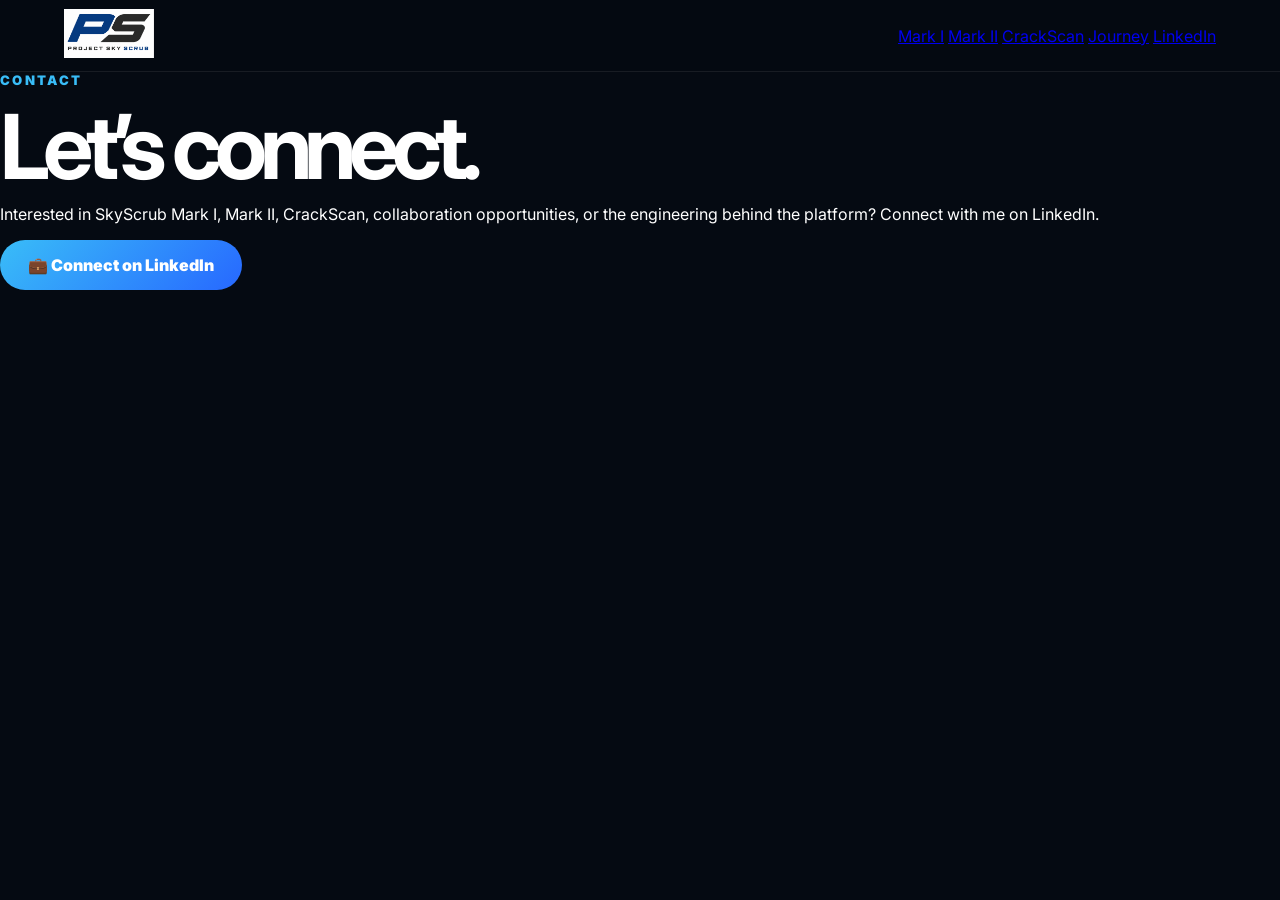
<file: contact - Copy.html>
<!DOCTYPE html>
<html lang="en">
<head>
  <meta charset="UTF-8" />
  <meta name="viewport" content="width=device-width, initial-scale=1.0" />
  <title>Contact | Project SkyScrub</title>
  <link rel="stylesheet" href="style.css" />
</head>
<body>
  <nav class="nav">
    <a class="brand" href="index.html"><img src="media/ps-logo.png" alt="Project SkyScrub logo"></a>
    <div class="nav-links">
      <a href="index.html#mark1">Mark I</a>
      <a href="index.html#mark2">Mark II</a>
      <a href="index.html#crackscan">CrackScan</a>
      <a href="index.html#journey">Journey</a>
      <a class="nav-cta" href="https://www.linkedin.com/in/kaiser-manolidis-7972b82b2/" target="_blank">LinkedIn</a>
    </div>
  </nav>

  <main class="contact-page">
    <section class="contact-card reveal">
      <p class="eyebrow">Contact</p>
      <h1>Let’s connect.</h1>
      <p>
        Interested in SkyScrub Mark I, Mark II, CrackScan, collaboration opportunities,
        or the engineering behind the platform? Connect with me on LinkedIn.
      </p>
      <a class="btn primary" href="https://www.linkedin.com/in/kaiser-manolidis-7972b82b2/" target="_blank" rel="noopener noreferrer">💼 Connect on LinkedIn</a>
    </section>
  </main>

  <script src="script.js"></script>
</body>
</html>
</file>
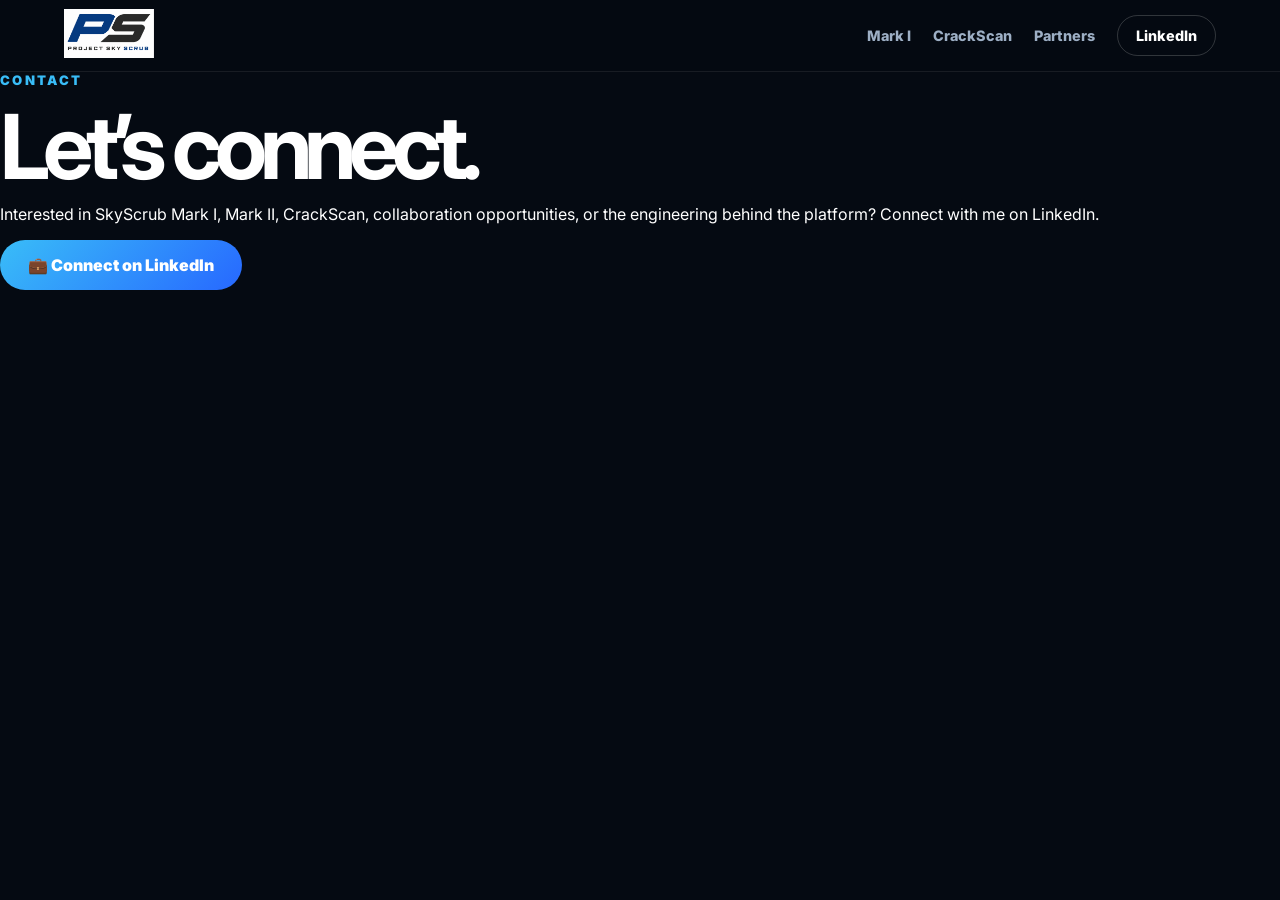
<file: contact.html>
<!DOCTYPE html>
<html lang="en">
<head>
  <meta charset="UTF-8">
  <meta name="viewport" content="width=device-width, initial-scale=1.0">
  <title>Contact | Project SkyScrub</title>
  <link rel="stylesheet" href="style.css">
</head>
<body>
<nav class="nav">
  <a href="index.html" class="brand"><img src="media/ps-logo.png" alt="Project SkyScrub"></a>
  <div class="links">
    <a href="index.html#mark1">Mark I</a>
    <a href="index.html#crackscan">CrackScan</a>
    <a href="index.html#partners">Partners</a>
    <a class="pill" href="https://www.linkedin.com/in/kaiser-manolidis-7972b82b2/" target="_blank">LinkedIn</a>
  </div>
</nav>
<main class="contact-page">
  <section class="contact-card reveal">
    <p class="eyebrow">Contact</p>
    <h1>Let’s connect.</h1>
    <p>Interested in SkyScrub Mark I, Mark II, CrackScan, collaboration opportunities, or the engineering behind the platform? Connect with me on LinkedIn.</p>
    <a class="btn primary" href="https://www.linkedin.com/in/kaiser-manolidis-7972b82b2/" target="_blank" rel="noopener noreferrer">💼 Connect on LinkedIn</a>
  </section>
</main>
<script src="script.js"></script>
</body>
</html>
</file>
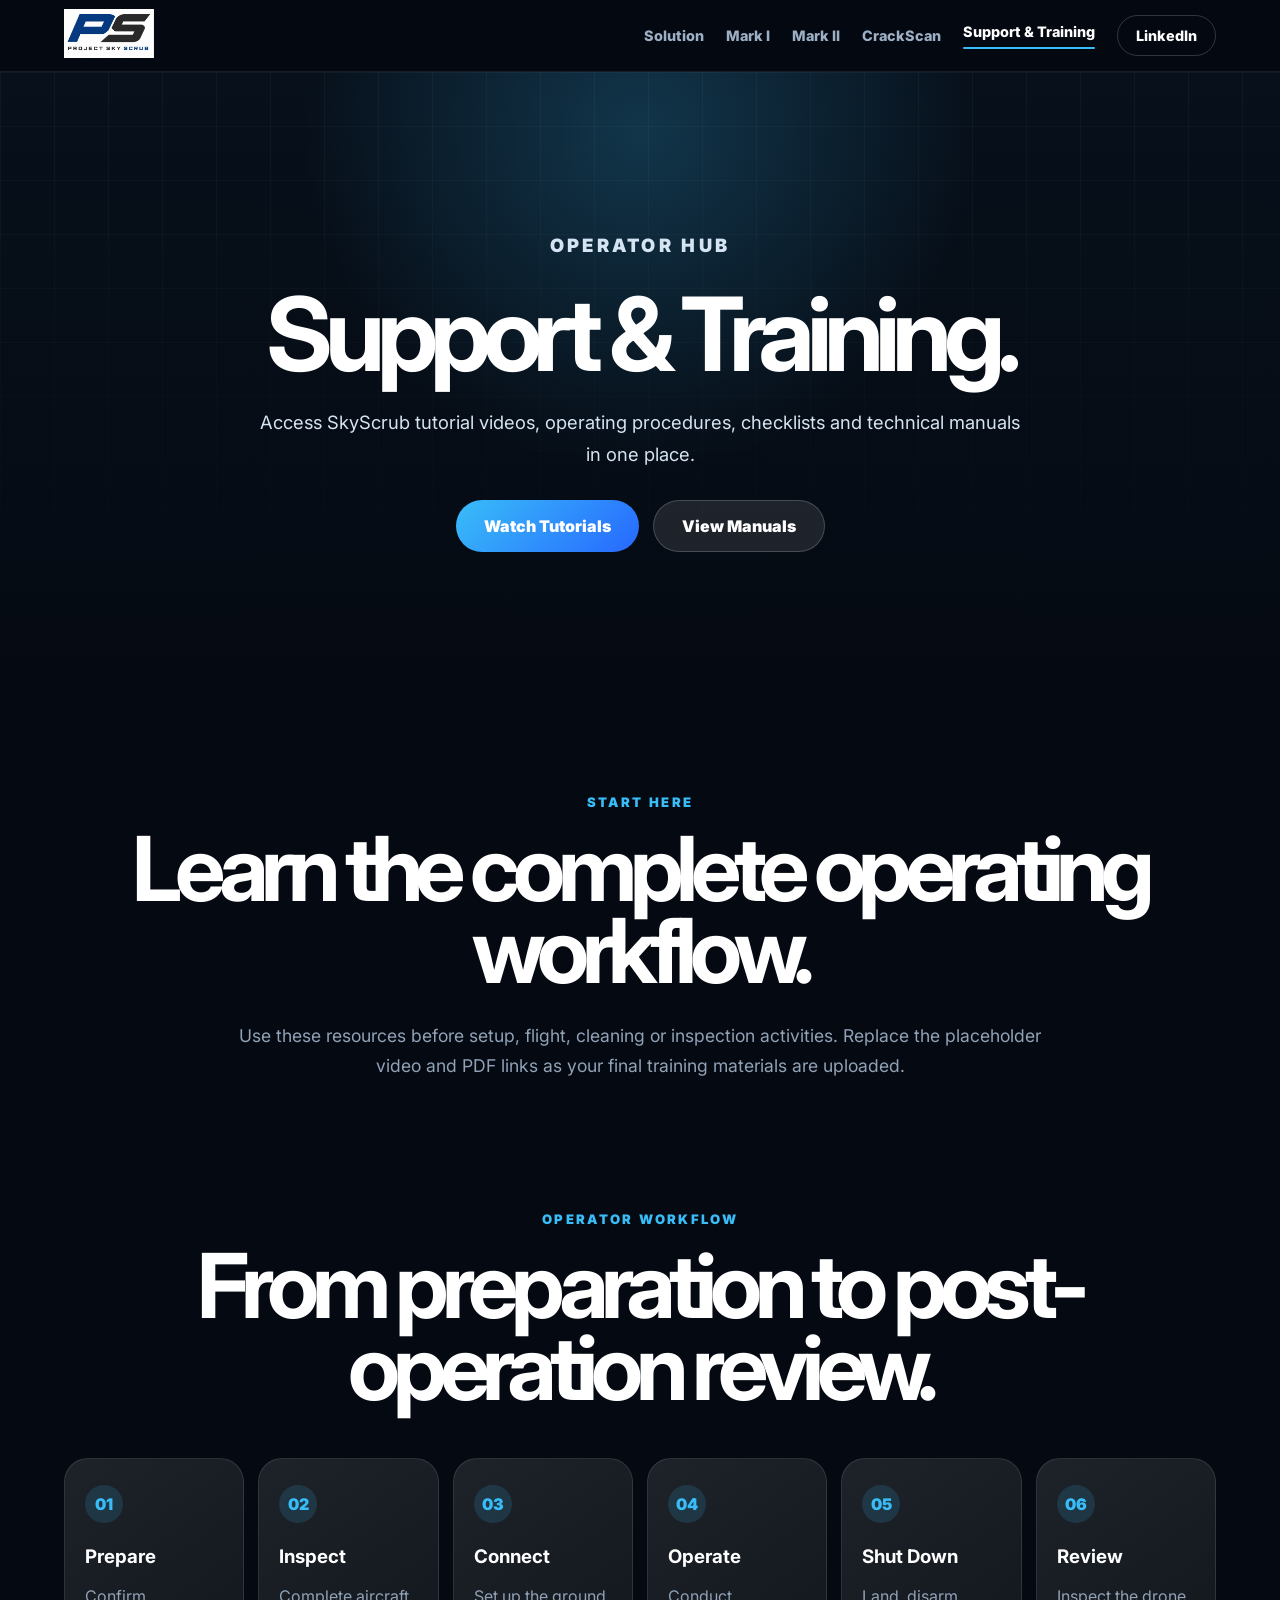
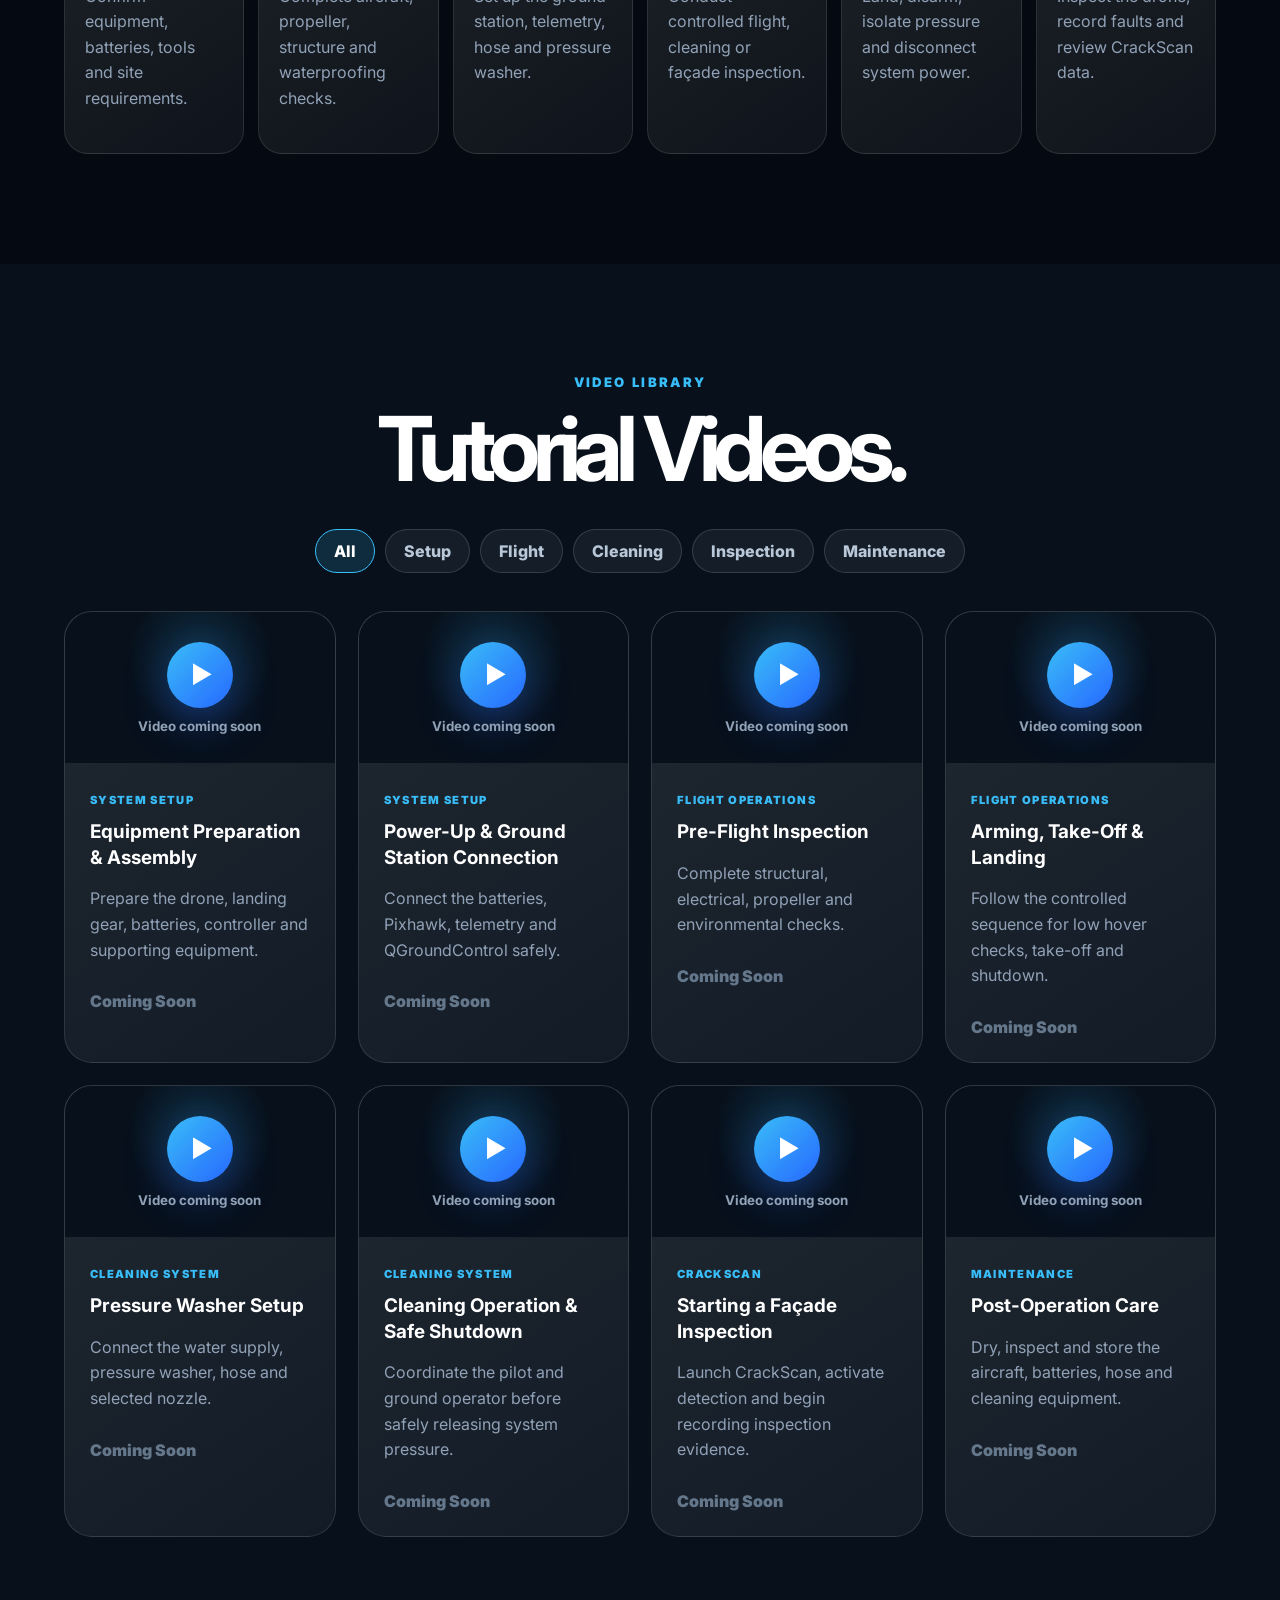
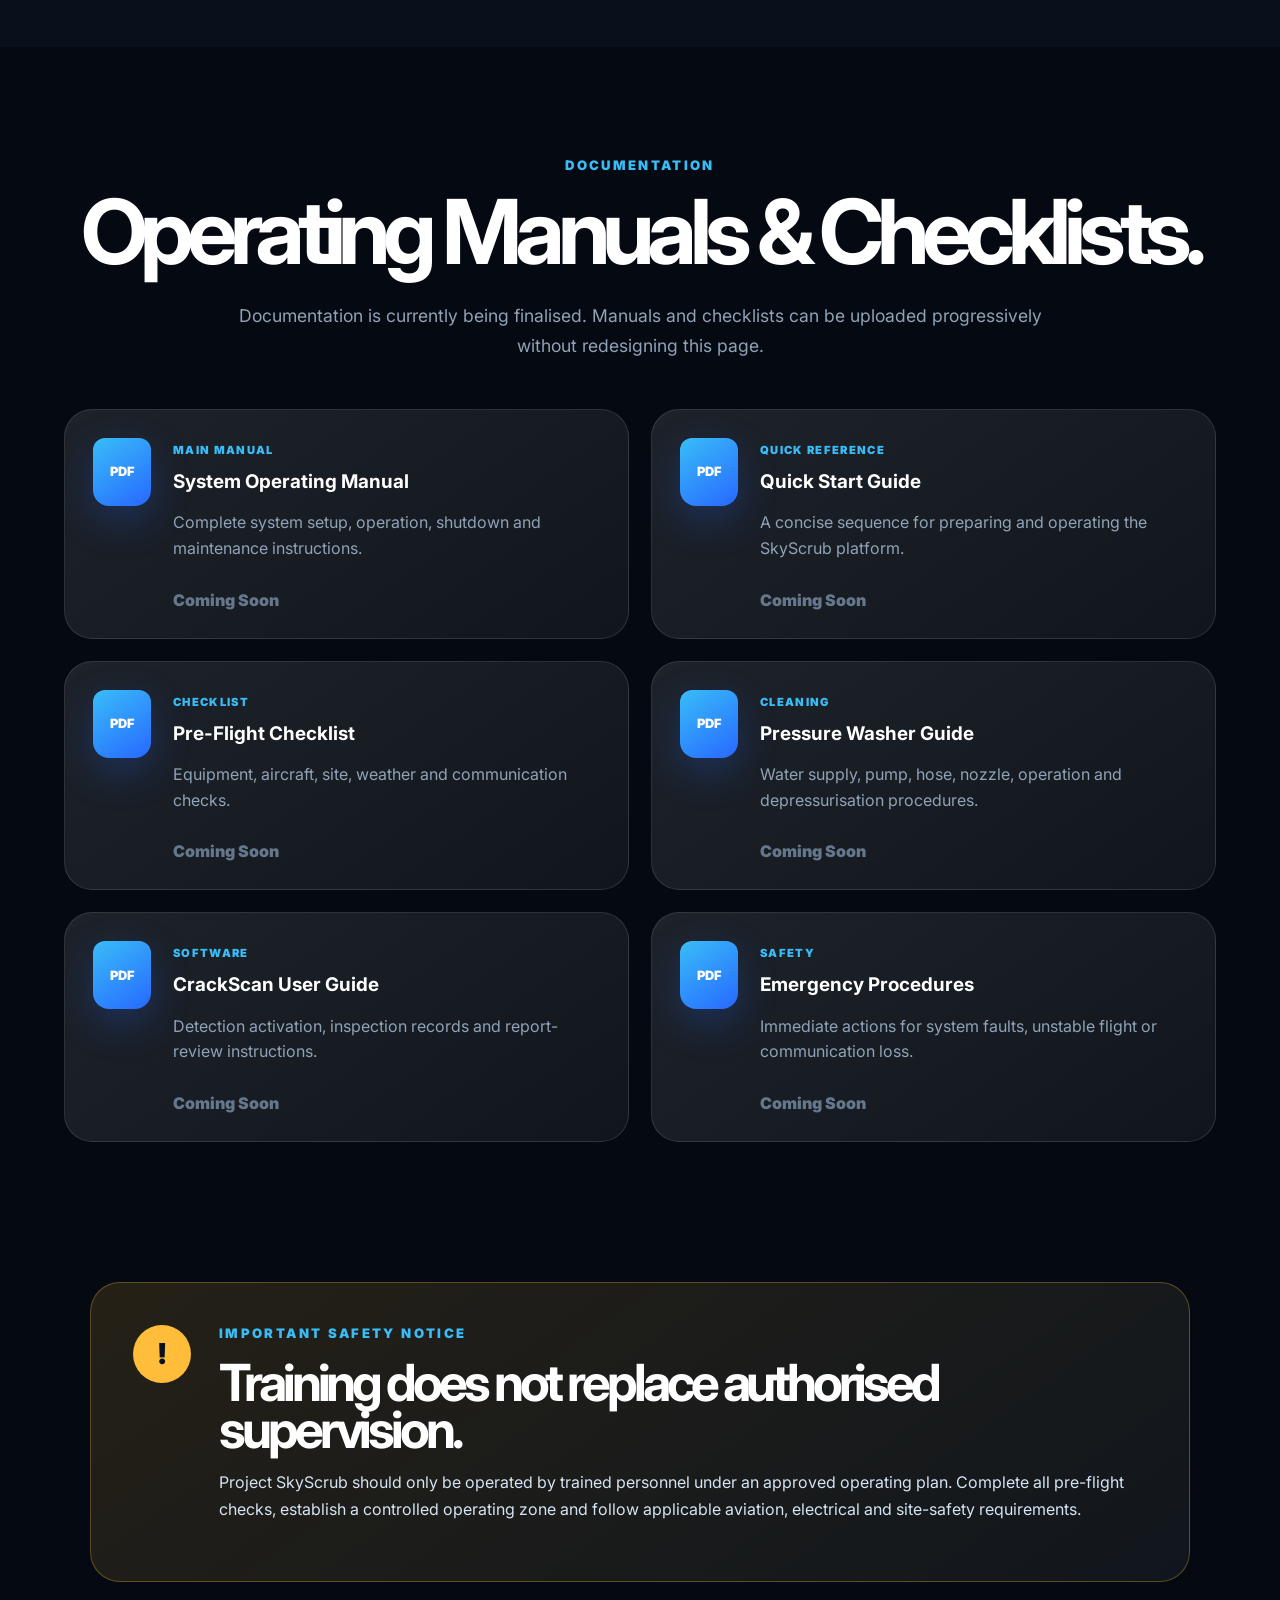
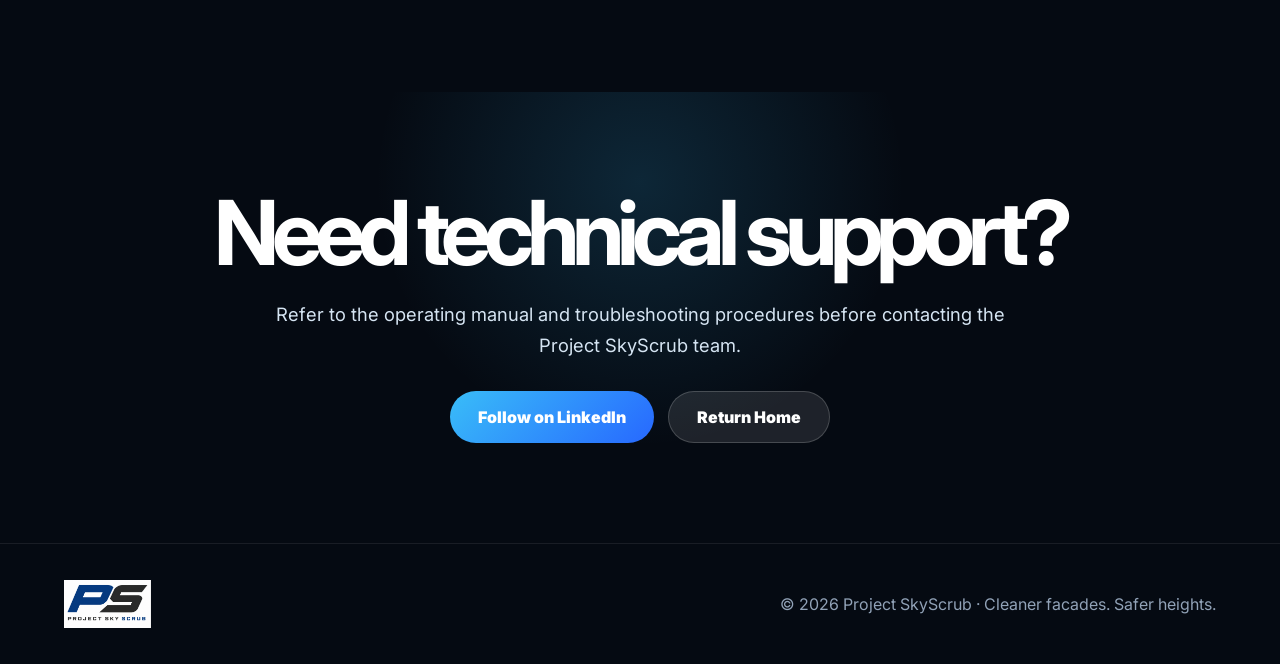
<file: support.html>
<!DOCTYPE html>
<html lang="en">
<head>
  <meta charset="UTF-8">
  <meta name="viewport" content="width=device-width, initial-scale=1.0">
  <meta name="description" content="Project SkyScrub operator training, tutorial videos, operating manuals and safety resources.">
  <title>Support & Training | Project SkyScrub</title>
  <link rel="stylesheet" href="style.css">
  <link rel="stylesheet" href="support.css">
</head>
<body>
  <nav class="nav">
    <a href="index.html" class="brand"><img src="media/ps-logo.png" alt="Project SkyScrub"></a>
    <div class="links">
      <a href="index.html#solution">Solution</a>
      <a href="index.html#mark1">Mark I</a>
      <a href="index.html#mark2">Mark II</a>
      <a href="index.html#crackscan">CrackScan</a>
      <a href="support.html" aria-current="page">Support & Training</a>
      <a class="pill" href="https://www.linkedin.com/in/project-skyscrub-a4782031a/" target="_blank" rel="noopener noreferrer">LinkedIn</a>
    </div>
  </nav>

  <header class="support-hero">
    <div class="support-hero-content reveal">
      <p class="eyebrow">Operator Hub</p>
      <h1>Support & Training.</h1>
      <p>Access SkyScrub tutorial videos, operating procedures, checklists and technical manuals in one place.</p>
      <div class="buttons">
        <a class="btn primary" href="#tutorials">Watch Tutorials</a>
        <a class="btn secondary" href="#manuals">View Manuals</a>
      </div>
    </div>
  </header>

  <main>
    <section class="support-intro reveal">
      <p class="eyebrow">Start Here</p>
      <h2>Learn the complete operating workflow.</h2>
      <p>Use these resources before setup, flight, cleaning or inspection activities. Replace the placeholder video and PDF links as your final training materials are uploaded.</p>
    </section>

    <section class="workflow-section" aria-labelledby="workflow-title">
      <p class="eyebrow reveal">Operator Workflow</p>
      <h2 id="workflow-title" class="reveal">From preparation to post-operation review.</h2>
      <div class="workflow-grid reveal">
        <article><span>01</span><h3>Prepare</h3><p>Confirm equipment, batteries, tools and site requirements.</p></article>
        <article><span>02</span><h3>Inspect</h3><p>Complete aircraft, propeller, structure and waterproofing checks.</p></article>
        <article><span>03</span><h3>Connect</h3><p>Set up the ground station, telemetry, hose and pressure washer.</p></article>
        <article><span>04</span><h3>Operate</h3><p>Conduct controlled flight, cleaning or façade inspection.</p></article>
        <article><span>05</span><h3>Shut Down</h3><p>Land, disarm, isolate pressure and disconnect system power.</p></article>
        <article><span>06</span><h3>Review</h3><p>Inspect the drone, record faults and review CrackScan data.</p></article>
      </div>
    </section>

    <section class="resource-section alt" id="tutorials" aria-labelledby="tutorial-title">
      <p class="eyebrow reveal">Video Library</p>
      <h2 id="tutorial-title" class="reveal">Tutorial Videos.</h2>
      <div class="filter-row reveal" role="group" aria-label="Tutorial categories">
        <button class="filter-btn active" data-filter="all">All</button>
        <button class="filter-btn" data-filter="setup">Setup</button>
        <button class="filter-btn" data-filter="flight">Flight</button>
        <button class="filter-btn" data-filter="cleaning">Cleaning</button>
        <button class="filter-btn" data-filter="inspection">Inspection</button>
        <button class="filter-btn" data-filter="maintenance">Maintenance</button>
      </div>

      <div class="resource-grid video-grid reveal">
        <article class="video-card" data-category="setup">
          <div class="video-placeholder"><span>▶</span><small>Video coming soon</small></div>
          <div class="card-body"><span class="tag">System Setup</span><h3>Equipment Preparation & Assembly</h3><p>Prepare the drone, landing gear, batteries, controller and supporting equipment.</p><a class="card-link disabled" href="#" aria-disabled="true">Coming Soon</a></div>
        </article>
        <article class="video-card" data-category="setup">
          <div class="video-placeholder"><span>▶</span><small>Video coming soon</small></div>
          <div class="card-body"><span class="tag">System Setup</span><h3>Power-Up & Ground Station Connection</h3><p>Connect the batteries, Pixhawk, telemetry and QGroundControl safely.</p><a class="card-link disabled" href="#" aria-disabled="true">Coming Soon</a></div>
        </article>
        <article class="video-card" data-category="flight">
          <div class="video-placeholder"><span>▶</span><small>Video coming soon</small></div>
          <div class="card-body"><span class="tag">Flight Operations</span><h3>Pre-Flight Inspection</h3><p>Complete structural, electrical, propeller and environmental checks.</p><a class="card-link disabled" href="#" aria-disabled="true">Coming Soon</a></div>
        </article>
        <article class="video-card" data-category="flight">
          <div class="video-placeholder"><span>▶</span><small>Video coming soon</small></div>
          <div class="card-body"><span class="tag">Flight Operations</span><h3>Arming, Take-Off & Landing</h3><p>Follow the controlled sequence for low hover checks, take-off and shutdown.</p><a class="card-link disabled" href="#" aria-disabled="true">Coming Soon</a></div>
        </article>
        <article class="video-card" data-category="cleaning">
          <div class="video-placeholder"><span>▶</span><small>Video coming soon</small></div>
          <div class="card-body"><span class="tag">Cleaning System</span><h3>Pressure Washer Setup</h3><p>Connect the water supply, pressure washer, hose and selected nozzle.</p><a class="card-link disabled" href="#" aria-disabled="true">Coming Soon</a></div>
        </article>
        <article class="video-card" data-category="cleaning">
          <div class="video-placeholder"><span>▶</span><small>Video coming soon</small></div>
          <div class="card-body"><span class="tag">Cleaning System</span><h3>Cleaning Operation & Safe Shutdown</h3><p>Coordinate the pilot and ground operator before safely releasing system pressure.</p><a class="card-link disabled" href="#" aria-disabled="true">Coming Soon</a></div>
        </article>
        <article class="video-card" data-category="inspection">
          <div class="video-placeholder"><span>▶</span><small>Video coming soon</small></div>
          <div class="card-body"><span class="tag">CrackScan</span><h3>Starting a Façade Inspection</h3><p>Launch CrackScan, activate detection and begin recording inspection evidence.</p><a class="card-link disabled" href="#" aria-disabled="true">Coming Soon</a></div>
        </article>
        <article class="video-card" data-category="maintenance">
          <div class="video-placeholder"><span>▶</span><small>Video coming soon</small></div>
          <div class="card-body"><span class="tag">Maintenance</span><h3>Post-Operation Care</h3><p>Dry, inspect and store the aircraft, batteries, hose and cleaning equipment.</p><a class="card-link disabled" href="#" aria-disabled="true">Coming Soon</a></div>
        </article>
      </div>
    </section>

    <section class="resource-section" id="manuals" aria-labelledby="manual-title">
      <p class="eyebrow reveal">Documentation</p>
      <h2 id="manual-title" class="reveal">Operating Manuals & Checklists.</h2>
      <p class="section-description reveal">Documentation is currently being finalised. Manuals and checklists can be uploaded progressively without redesigning this page.</p>
      <div class="manual-grid reveal">
        <article class="manual-card"><div class="doc-icon">PDF</div><div><span class="tag">Main Manual</span><h3>System Operating Manual</h3><p>Complete system setup, operation, shutdown and maintenance instructions.</p><span class="card-link disabled">Coming Soon</span></div></article>
        <article class="manual-card"><div class="doc-icon">PDF</div><div><span class="tag">Quick Reference</span><h3>Quick Start Guide</h3><p>A concise sequence for preparing and operating the SkyScrub platform.</p><span class="card-link disabled">Coming Soon</span></div></article>
        <article class="manual-card"><div class="doc-icon">PDF</div><div><span class="tag">Checklist</span><h3>Pre-Flight Checklist</h3><p>Equipment, aircraft, site, weather and communication checks.</p><span class="card-link disabled">Coming Soon</span></div></article>
        <article class="manual-card"><div class="doc-icon">PDF</div><div><span class="tag">Cleaning</span><h3>Pressure Washer Guide</h3><p>Water supply, pump, hose, nozzle, operation and depressurisation procedures.</p><span class="card-link disabled">Coming Soon</span></div></article>
        <article class="manual-card"><div class="doc-icon">PDF</div><div><span class="tag">Software</span><h3>CrackScan User Guide</h3><p>Detection activation, inspection records and report-review instructions.</p><span class="card-link disabled">Coming Soon</span></div></article>
        <article class="manual-card"><div class="doc-icon">PDF</div><div><span class="tag">Safety</span><h3>Emergency Procedures</h3><p>Immediate actions for system faults, unstable flight or communication loss.</p><span class="card-link disabled">Coming Soon</span></div></article>
      </div>
    </section>

    <section class="safety-section">
      <div class="safety-card reveal">
        <div class="safety-mark">!</div>
        <div><p class="eyebrow">Important Safety Notice</p><h2>Training does not replace authorised supervision.</h2><p>Project SkyScrub should only be operated by trained personnel under an approved operating plan. Complete all pre-flight checks, establish a controlled operating zone and follow applicable aviation, electrical and site-safety requirements.</p></div>
      </div>
    </section>

    <section class="contact-strip reveal">
      <h2>Need technical support?</h2>
      <p>Refer to the operating manual and troubleshooting procedures before contacting the Project SkyScrub team.</p>
      <div class="buttons"><a class="btn primary" href="https://www.linkedin.com/in/project-skyscrub-a4782031a/" target="_blank" rel="noopener noreferrer">Follow on LinkedIn</a><a class="btn secondary" href="index.html">Return Home</a></div>
    </section>
  </main>

  <footer>
    <img src="media/ps-logo.png" alt="Project SkyScrub">
    <p>© 2026 Project SkyScrub · Cleaner facades. Safer heights.</p>
  </footer>
  <script src="script.js"></script>
  <script src="support.js"></script>
</body>
</html>
</file>
<file: style.css>
@import url('https://fonts.googleapis.com/css2?family=Inter:wght@500;600;700;800;900&display=swap');
*{box-sizing:border-box}html{scroll-behavior:smooth}body{margin:0;background:#050a12;color:#fff;font-family:Inter,-apple-system,BlinkMacSystemFont,"Segoe UI",Arial,sans-serif;overflow-x:hidden}.nav{min-height:72px;padding:0 5%;display:flex;justify-content:space-between;align-items:center;position:sticky;top:0;z-index:99;background:rgba(5,10,18,.82);backdrop-filter:blur(20px);border-bottom:1px solid rgba(255,255,255,.08)}.brand img{height:50px;max-width:220px;object-fit:contain}.links{display:flex;gap:22px;align-items:center}.links a{color:#9dafc5;text-decoration:none;font-weight:800;font-size:.9rem;white-space:nowrap}.links a:hover{color:#fff}.pill{border:1px solid rgba(255,255,255,.18);padding:11px 18px;border-radius:999px;color:#fff!important}.hero{min-height:calc(100vh - 72px);position:relative;display:grid;place-items:center;text-align:center;overflow:hidden;padding:80px 5%}.hero-video{position:absolute;inset:0;width:100%;height:100%;object-fit:cover;z-index:0}.shade{position:absolute;inset:0;background:linear-gradient(180deg,rgba(5,10,18,.45),rgba(5,10,18,.74) 55%,#050a12);z-index:1}.hero-content{position:relative;z-index:2;max-width:1120px}.hero-logo{width:min(260px,55vw);background:rgba(255,255,255,.94);padding:14px;border-radius:26px;margin-bottom:28px;box-shadow:0 28px 90px rgba(0,0,0,.38)}.eyebrow{color:#39bdf8;text-transform:uppercase;letter-spacing:.18em;font-size:.82rem;font-weight:900;margin:0 0 18px}h1,h2{font-size:clamp(3rem,7vw,7rem);line-height:.92;letter-spacing:-.08em;margin:0}.hero p,.intro p,.section p,.copy p,.contact-strip p{color:#d5e4f2;line-height:1.7;font-size:1.15rem}.hero p{max-width:790px;margin:26px auto}.buttons{display:flex;justify-content:center;gap:14px;flex-wrap:wrap;margin-top:30px}.btn{border:0;text-decoration:none;border-radius:999px;padding:15px 28px;font-weight:900;display:inline-flex;align-items:center;justify-content:center}.primary{background:linear-gradient(135deg,#39bdf8,#2768ff);color:#fff}.secondary{background:rgba(255,255,255,.1);color:#fff;border:1px solid rgba(255,255,255,.18)}.disabled-link{pointer-events:none;opacity:.65}.intro,.section,.partners{padding:110px 5%;text-align:center}.intro p,.center{max-width:850px;margin:28px auto 0;color:#91a2b7!important}.stats{padding:0 5% 100px;display:grid;grid-template-columns:repeat(4,1fr);gap:20px}.stats div,.cards article,.sdg-grid article,.partner-grid article,.resource-card{background:linear-gradient(145deg,rgba(255,255,255,.10),rgba(255,255,255,.055));border:1px solid rgba(255,255,255,.11);border-radius:30px;box-shadow:inset 0 1px rgba(255,255,255,.06);transition:.25s}.stats div:hover,.cards article:hover,.sdg-grid article:hover,.partner-grid article:hover,.resource-card:hover{transform:translateY(-8px);border-color:rgba(57,189,248,.38);box-shadow:0 30px 90px rgba(57,189,248,.10)}.stats div{padding:28px;text-align:center}.stats strong{font-size:clamp(2.2rem,5vw,4.8rem);letter-spacing:-.08em;display:block}.stats span,.cards p,.sdg-grid p,.partner-grid p,.resource-card p{color:#91a2b7;line-height:1.65}.alt{background:#07101b}.cards{display:grid;grid-template-columns:repeat(3,1fr);gap:22px;margin-top:44px}.cards article{padding:30px;text-align:left}.showcase{padding:110px 5%;display:grid;grid-template-columns:.65fr 1.35fr;gap:44px;align-items:center}.showcase:nth-of-type(even){background:#07101b}.carousel{position:relative;overflow:hidden;border-radius:34px;background:#08111c;border:1px solid rgba(255,255,255,.1);box-shadow:0 34px 95px rgba(0,0,0,.35)}.slide{display:none;height:540px}.slide.active{display:block}.slide img{width:100%;height:100%;object-fit:cover}.prev,.next{position:absolute;top:50%;transform:translateY(-50%);z-index:4;width:46px;height:46px;border-radius:50%;border:0;font-size:2rem;background:rgba(255,255,255,.82);cursor:pointer}.prev{left:18px}.next{right:18px}.dots{position:absolute;bottom:18px;left:0;right:0;display:flex;justify-content:center;gap:8px}.dot{width:8px;height:8px;border-radius:50%;background:rgba(255,255,255,.42);cursor:pointer}.dot.active{background:#fff}.video-box{max-width:1100px;margin:45px auto 0;border-radius:34px;overflow:hidden;background:#000;border:1px solid rgba(255,255,255,.1);box-shadow:0 34px 95px rgba(0,0,0,.35)}.video-box video{width:100%;display:block}.resource-grid{display:grid;grid-template-columns:repeat(3,1fr);gap:24px;max-width:1180px;margin:48px auto 0}.resource-card{padding:34px;text-align:left;min-height:300px;display:flex;flex-direction:column;align-items:flex-start}.resource-icon{width:54px;height:54px;border-radius:16px;background:rgba(57,189,248,.12);border:1px solid rgba(57,189,248,.28);display:grid;place-items:center;font-size:1.35rem;font-weight:900;color:#39bdf8;margin-bottom:22px}.resource-card h3{font-size:1.35rem;margin:0 0 10px}.resource-card p{margin:0 0 24px}.resource-card .btn,.resource-card .status{margin-top:auto}.status{display:inline-flex;padding:9px 14px;border-radius:999px;background:rgba(255,255,255,.08);border:1px solid rgba(255,255,255,.12);font-size:.82rem;font-weight:800;color:#b8c7d8}.featured-resource{border-color:rgba(57,189,248,.28);background:linear-gradient(145deg,rgba(57,189,248,.13),rgba(255,255,255,.055))}.sdg-grid,.partner-grid{display:grid;grid-template-columns:repeat(3,1fr);gap:24px;margin-top:48px}.sdg-grid article,.partner-grid article{padding:28px;text-align:left}.sdg-grid img{width:100%;border-radius:18px;margin-bottom:22px}.partners{background:#07101b}.partner-grid{grid-template-columns:repeat(2,1fr);max-width:1050px;margin-left:auto;margin-right:auto}.partner-grid article{text-align:center;display:flex;flex-direction:column;align-items:center;justify-content:center;min-height:340px}.partner-grid img{width:100%;max-width:360px;height:160px;object-fit:contain;background:#fff;border-radius:22px;padding:20px;margin-bottom:26px}.contact-strip{padding:100px 5%;text-align:center;background:radial-gradient(circle at 50% 20%,rgba(57,189,248,.16),transparent 36%),#050a12}.contact-strip p{max-width:760px;margin:24px auto}footer{padding:34px 5%;display:flex;align-items:center;justify-content:space-between;border-top:1px solid rgba(255,255,255,.08);color:#91a2b7}footer img{height:48px}.reveal{opacity:0;transform:translateY(26px);transition:.75s}.reveal.visible{opacity:1;transform:translateY(0)}@media(max-width:1100px){.links{gap:15px}.links a{font-size:.82rem}}@media(max-width:900px){.nav{height:auto;align-items:flex-start;gap:12px;flex-direction:column;padding:14px 5%}.links{width:100%;overflow-x:auto;gap:18px;padding-bottom:4px}.stats,.cards,.showcase,.sdg-grid,.partner-grid,.resource-grid{grid-template-columns:1fr}.slide{height:360px}.partner-grid img{height:140px}.brand img{max-width:175px}footer{flex-direction:column;text-align:center;gap:14px}.showcase{padding-top:80px;padding-bottom:80px}}

.video-resource-card{padding:0 0 34px;overflow:hidden}.video-resource-card video{width:100%;aspect-ratio:16/9;display:block;object-fit:cover;background:#000;margin-bottom:24px}.video-resource-card>span,.video-resource-card>h3,.video-resource-card>p{margin-left:34px;margin-right:34px}.video-resource-card .status{margin-left:34px}.status.available{color:#8de7ff;border-color:rgba(57,189,248,.3);background:rgba(57,189,248,.1)}


/* Resources: centred two-card layout */
#resources .resource-grid{grid-template-columns:repeat(2,minmax(280px,380px));justify-content:center;max-width:820px}
#resources .resource-card{width:100%}
@media(max-width:900px){#resources .resource-grid{grid-template-columns:1fr;max-width:520px}}

.crackscan-actions{display:flex;align-items:center;gap:16px;flex-wrap:wrap;margin-top:28px}.download-meta{color:#91a2b7;font-size:.9rem;font-weight:700}@media(max-width:900px){.crackscan-actions{justify-content:flex-start}}
</file>
<file: support.css>
.support-hero{min-height:68vh;display:grid;place-items:center;text-align:center;padding:110px 5%;position:relative;overflow:hidden;background:radial-gradient(circle at 50% 10%,rgba(57,189,248,.22),transparent 40%),linear-gradient(180deg,#07101b,#050a12)}.support-hero:before{content:"";position:absolute;inset:0;background-image:linear-gradient(rgba(255,255,255,.035) 1px,transparent 1px),linear-gradient(90deg,rgba(255,255,255,.035) 1px,transparent 1px);background-size:54px 54px;mask-image:linear-gradient(to bottom,black,transparent)}.support-hero-content{position:relative;z-index:1;max-width:1000px}.support-hero h1{font-size:clamp(3.6rem,8vw,7.5rem)}.support-hero p{max-width:760px;margin:26px auto;color:#d5e4f2;line-height:1.7;font-size:1.15rem}.support-intro,.workflow-section,.resource-section,.safety-section{padding:110px 5%;text-align:center}.support-intro p:last-child,.section-description{max-width:850px;margin:28px auto 0;color:#91a2b7;line-height:1.7;font-size:1.1rem}.workflow-section{padding-top:20px}.workflow-grid{display:grid;grid-template-columns:repeat(6,1fr);gap:14px;margin-top:48px}.workflow-grid article{position:relative;padding:26px 20px;text-align:left;background:linear-gradient(145deg,rgba(255,255,255,.1),rgba(255,255,255,.045));border:1px solid rgba(255,255,255,.1);border-radius:24px}.workflow-grid span{display:inline-grid;place-items:center;width:38px;height:38px;border-radius:50%;background:rgba(57,189,248,.14);color:#39bdf8;font-weight:900}.workflow-grid h3{margin:22px 0 10px}.workflow-grid p,.card-body p,.manual-card p{color:#91a2b7;line-height:1.6}.filter-row{display:flex;justify-content:center;gap:10px;flex-wrap:wrap;margin:38px 0}.filter-btn{border:1px solid rgba(255,255,255,.14);background:rgba(255,255,255,.06);color:#b8c8d8;padding:11px 18px;border-radius:999px;font:inherit;font-weight:800;cursor:pointer}.filter-btn:hover,.filter-btn.active{color:white;border-color:#39bdf8;background:rgba(57,189,248,.16)}.resource-grid{display:grid;grid-template-columns:repeat(4,1fr);gap:22px;margin-top:26px}.video-card,.manual-card{overflow:hidden;text-align:left;background:linear-gradient(145deg,rgba(255,255,255,.1),rgba(255,255,255,.05));border:1px solid rgba(255,255,255,.11);border-radius:28px;transition:.25s}.video-card:hover,.manual-card:hover{transform:translateY(-7px);border-color:rgba(57,189,248,.38);box-shadow:0 28px 80px rgba(57,189,248,.09)}.video-card.is-hidden{display:none}.video-placeholder{aspect-ratio:16/9;display:grid;place-items:center;align-content:center;gap:10px;background:radial-gradient(circle at 50% 30%,rgba(57,189,248,.2),transparent 42%),#07101b;color:white}.video-placeholder span{display:grid;place-items:center;width:66px;height:66px;padding-left:5px;border-radius:50%;background:linear-gradient(135deg,#39bdf8,#2768ff);font-size:1.5rem;box-shadow:0 15px 44px rgba(39,104,255,.35)}.video-placeholder small{color:#91a2b7;font-weight:700}.card-body{padding:25px}.tag{display:inline-block;color:#39bdf8;text-transform:uppercase;letter-spacing:.12em;font-size:.7rem;font-weight:900;margin-bottom:12px}.card-body h3,.manual-card h3{margin:0;font-size:1.18rem;line-height:1.35}.card-link{display:inline-block;margin-top:12px;color:white;text-decoration:none;font-weight:900}.card-link:hover{color:#39bdf8}.card-link.disabled{color:#65778b;pointer-events:none}.manual-grid{display:grid;grid-template-columns:repeat(2,1fr);gap:22px;margin-top:48px}.manual-card{padding:28px;display:grid;grid-template-columns:auto 1fr;gap:22px;align-items:start}.doc-icon{width:58px;height:68px;border-radius:12px 12px 16px 16px;display:grid;place-items:center;background:linear-gradient(145deg,#39bdf8,#2768ff);font-weight:900;font-size:.8rem;box-shadow:0 14px 38px rgba(39,104,255,.25)}code{padding:3px 8px;border-radius:8px;background:rgba(255,255,255,.08);color:#d5e4f2}.safety-section{padding-top:30px}.safety-card{max-width:1100px;margin:auto;padding:42px;display:grid;grid-template-columns:auto 1fr;gap:28px;text-align:left;align-items:start;border-radius:30px;background:linear-gradient(145deg,rgba(255,189,57,.13),rgba(255,255,255,.05));border:1px solid rgba(255,189,57,.3)}.safety-mark{width:58px;height:58px;display:grid;place-items:center;border-radius:50%;background:#ffbd39;color:#07101b;font-size:1.8rem;font-weight:900}.safety-card h2{font-size:clamp(2rem,4vw,4rem)}.safety-card p:last-child{color:#d5e4f2;line-height:1.7}.links a[aria-current="page"]{color:white}.links a[aria-current="page"]:after{content:"";display:block;height:2px;margin-top:7px;border-radius:99px;background:#39bdf8}@media(max-width:1100px){.workflow-grid{grid-template-columns:repeat(3,1fr)}.resource-grid{grid-template-columns:repeat(2,1fr)}}@media(max-width:700px){.support-hero{min-height:72vh}.workflow-grid,.resource-grid,.manual-grid{grid-template-columns:1fr}.safety-card{grid-template-columns:1fr;padding:30px}.resource-section,.support-intro,.workflow-section,.safety-section{padding-left:5%;padding-right:5%}.filter-row{justify-content:flex-start;overflow-x:auto;flex-wrap:nowrap;padding-bottom:8px}.filter-btn{white-space:nowrap}}
</file>
